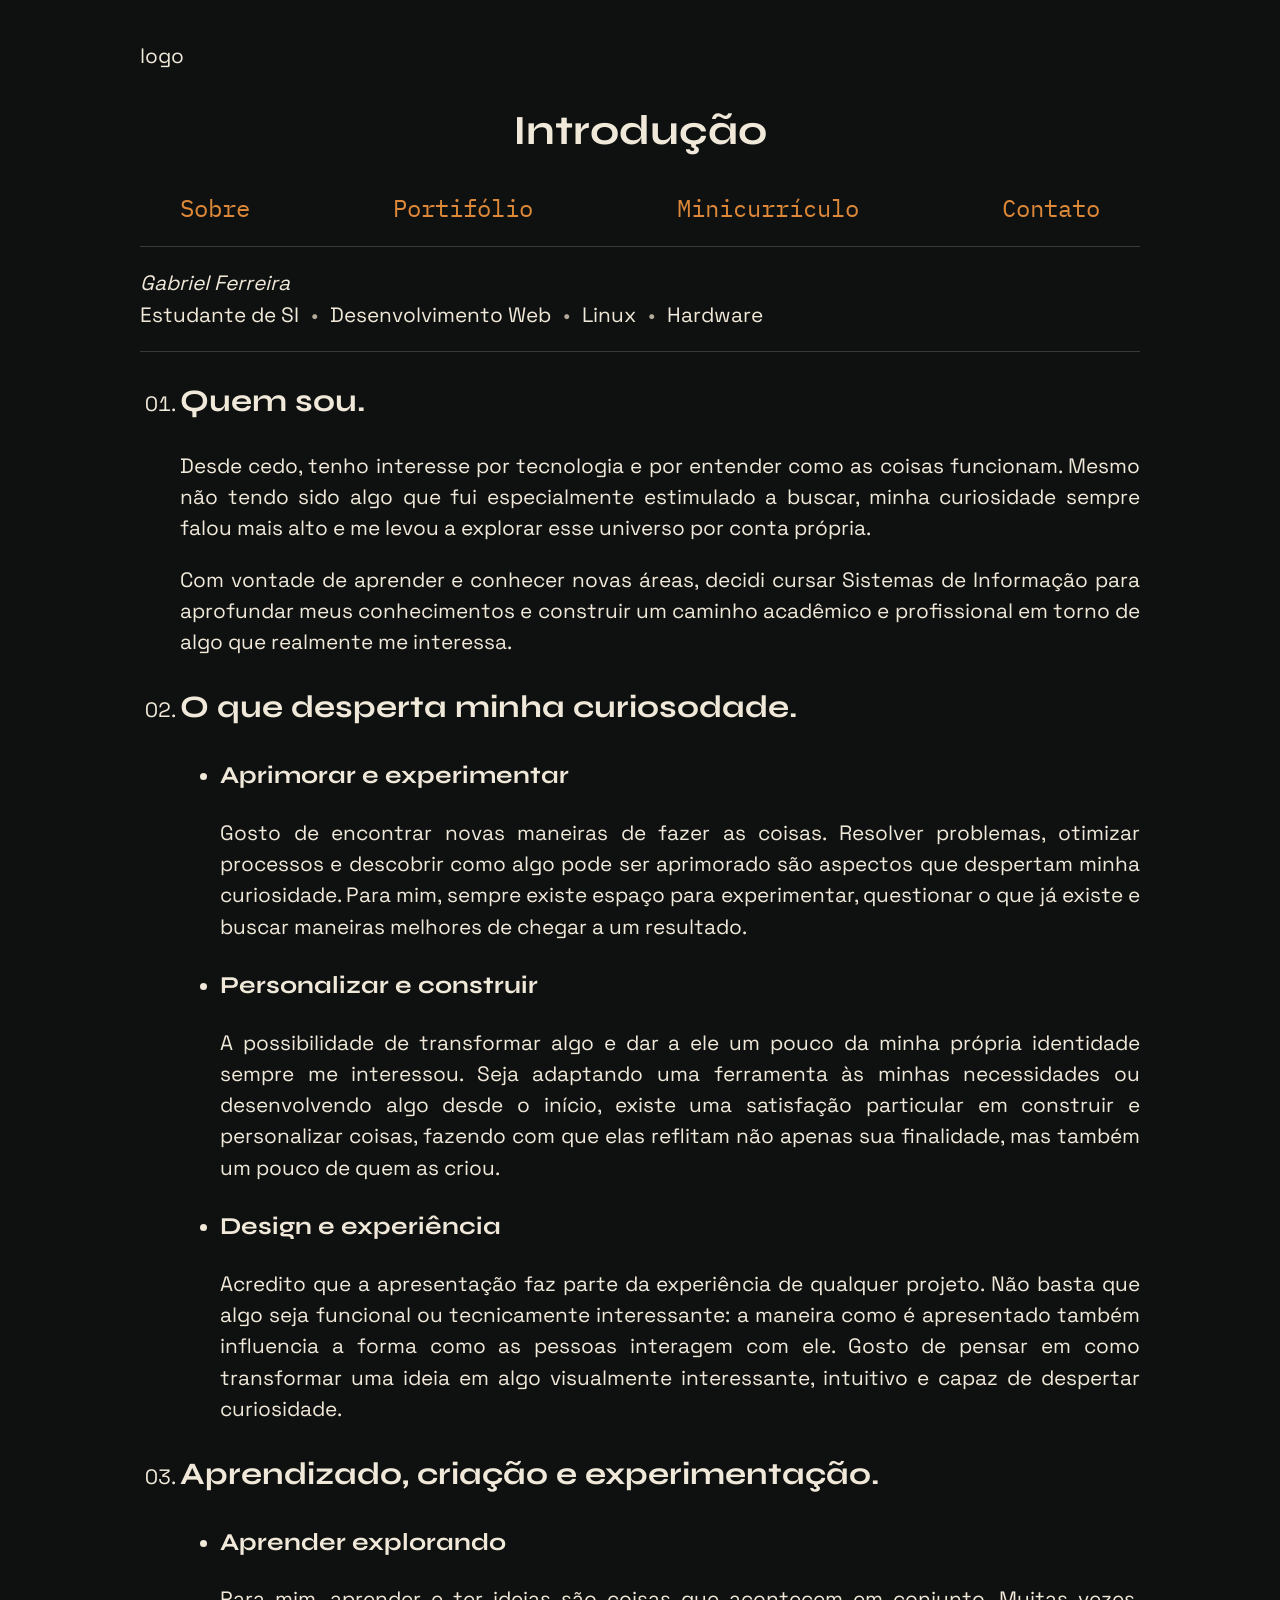
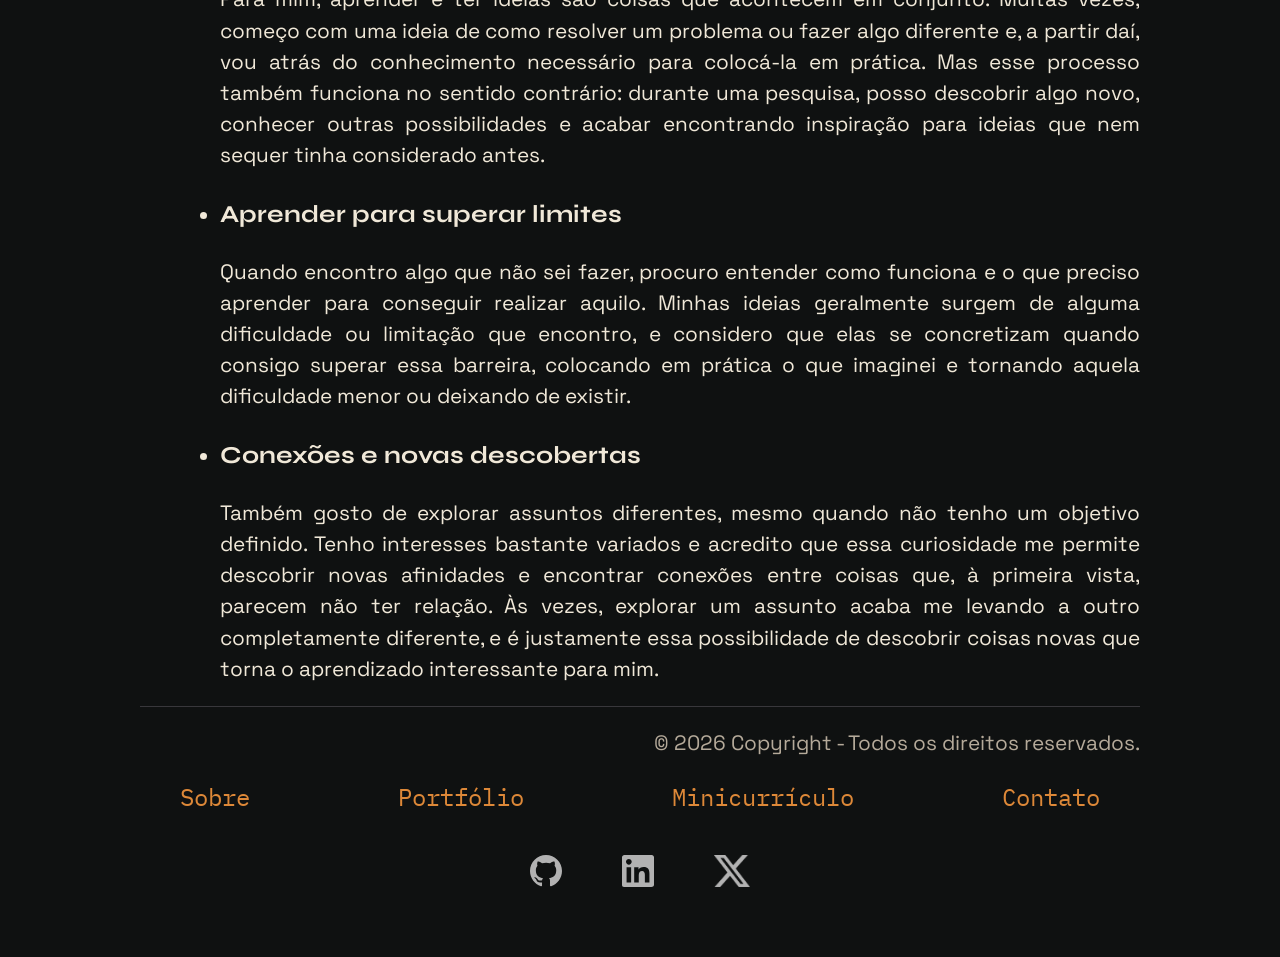
<file: index.html>
<!DOCTYPE html>
<html lang="pt-br">
<head>
    <meta charset="UTF-8">
    <meta name="viewport" content="width=device-width, initial-scale=1.0">
    <meta name="color-scheme" content="dark">

    <link rel="preconnect" href="https://fonts.googleapis.com">
    <link rel="preconnect" href="https://fonts.gstatic.com" crossorigin>
    <link href="https://fonts.googleapis.com/css2?family=IBM+Plex+Mono:ital,wght@0,100;0,200;0,300;0,400;0,500;0,600;0,700;1,100;1,200;1,300;1,400;1,500;1,600;1,700&family=Space+Grotesk:wght@300..700&family=Syne:wght@400..800&display=swap" rel="stylesheet">

    <link rel="stylesheet" href="style.css">
    <link rel="shortcut icon" href="images/favicon.ico" type="image/x-icon">
    <title>Sobre</title>
</head>
<body>
    <header>
        <p>logo</p>
        <h1>Introdução</h1>
        <nav>
            <a href="index.html">Sobre </a>
            <a href="portifolio.html">Portifólio</a>
            <a href="curriculo.html">Minicurrículo</a>
            <a href="contato.html">Contato</a>
        </nav>
    </header>
    <hr>
    <p class="autor">Gabriel Ferreira</p>
    <div class="header-info">            
        <span>Estudante de SI</span>     
        <span>Desenvolvimento Web</span> 
        <span>Linux</span>               
        <span>Hardware</span>            
    </div>
    <hr>
    <main>
        
        <section>
            <ol>
                <li>
                    <h2>Quem sou.</h2>
                    <p>Desde cedo, tenho interesse por tecnologia e por entender como as coisas funcionam. Mesmo não tendo sido algo que fui especialmente estimulado a buscar, minha curiosidade sempre falou mais alto e me levou a explorar esse universo por conta própria.</p>
                    <p>Com vontade de aprender e conhecer novas áreas, decidi cursar Sistemas de Informação para aprofundar meus conhecimentos e construir um caminho acadêmico e profissional em torno de algo que realmente me interessa.</p>
                </li>
                <li>
                    <h2>O que desperta minha curiosodade.</h2>
                    <ul>
                        <li>
                            <h3>Aprimorar e experimentar</h3>
                            <p>Gosto de encontrar novas maneiras de fazer as coisas. Resolver problemas, otimizar processos e descobrir como algo pode ser aprimorado são aspectos que despertam minha curiosidade. Para mim, sempre existe espaço para experimentar, questionar o que já existe e buscar maneiras melhores de chegar a um resultado.</p>
                        </li>
                        <li>
                            <h3>Personalizar e construir</h3>
                            <p>A possibilidade de transformar algo e dar a ele um pouco da minha própria identidade sempre me interessou. Seja adaptando uma ferramenta às minhas necessidades ou desenvolvendo algo desde o início, existe uma satisfação particular em construir e personalizar coisas, fazendo com que elas reflitam não apenas sua finalidade, mas também um pouco de quem as criou.</p>
                        </li>
                        <li>
                            <h3>Design e experiência</h3>
                            <p>Acredito que a apresentação faz parte da experiência de qualquer projeto. Não basta que algo seja funcional ou tecnicamente interessante: a maneira como é apresentado também influencia a forma como as pessoas interagem com ele. Gosto de pensar em como transformar uma ideia em algo visualmente interessante, intuitivo e capaz de despertar curiosidade.</p>
                        </li>
                    </ul>
                </li>
                <li>
                    <h2>Aprendizado, criação e experimentação.</h2>
                    <ul>
                        <li>
                            <h3>Aprender explorando</h3>
                            <p>Para mim, aprender e ter ideias são coisas que acontecem em conjunto. Muitas vezes, começo com uma ideia de como resolver um problema ou fazer algo diferente e, a partir daí, vou atrás do conhecimento necessário para colocá-la em prática. Mas esse processo também funciona no sentido contrário: durante uma pesquisa, posso descobrir algo novo, conhecer outras possibilidades e acabar encontrando inspiração para ideias que nem sequer tinha considerado antes.</p>
                        </li>
                        <li>
                            <h3>Aprender para superar limites</h3>
                            <p>Quando encontro algo que não sei fazer, procuro entender como funciona e o que preciso aprender para conseguir realizar aquilo. Minhas ideias geralmente surgem de alguma dificuldade ou limitação que encontro, e considero que elas se concretizam quando consigo superar essa barreira, colocando em prática o que imaginei e tornando aquela dificuldade menor ou deixando de existir.</p>
                        </li>
                        <li>
                            <h3>Conexões e novas descobertas</h3>
                            <p>Também gosto de explorar assuntos diferentes, mesmo quando não tenho um objetivo definido. Tenho interesses bastante variados e acredito que essa curiosidade me permite descobrir novas afinidades e encontrar conexões entre coisas que, à primeira vista, parecem não ter relação. Às vezes, explorar um assunto acaba me levando a outro completamente diferente, e é justamente essa possibilidade de descobrir coisas novas que torna o aprendizado interessante para mim.</p>
                        </li>
                    </ul>
                </li>
            </ol>
        </section>
    </main>
<hr>
    <footer id="footer">
        <p>&copy; 2026 Copyright - Todos os direitos reservados.</p>

        <nav aria-label="Acesso rápido">
            <a href="index.html">Sobre</a>
            <a href="portifolio.html">Portfólio</a>
            <a href="curriculo.html">Minicurrículo</a>
            <a href="contato.html">Contato</a>
        </nav>

        <div class="social-links">
            <a href="https://github.com/GabrielAlgumaCoisa">
                <img src="images/github-dark.svg" alt="Github" height="32">
            </a>
            <a href="https://www.linkedin.com/in/gabriel-macedo-81b163448/">
                <img src="images/linkedin-app-white-icon.svg" alt="Linkedin" height="32">
            </a>
            <a href="https://x.com/_PesteBubonika_">
                <img src="images/X_logo_2023_(white).svg.webp" alt="X" height="32">
            </a>
        </div>
    </footer>
</body>
</html>
</file>
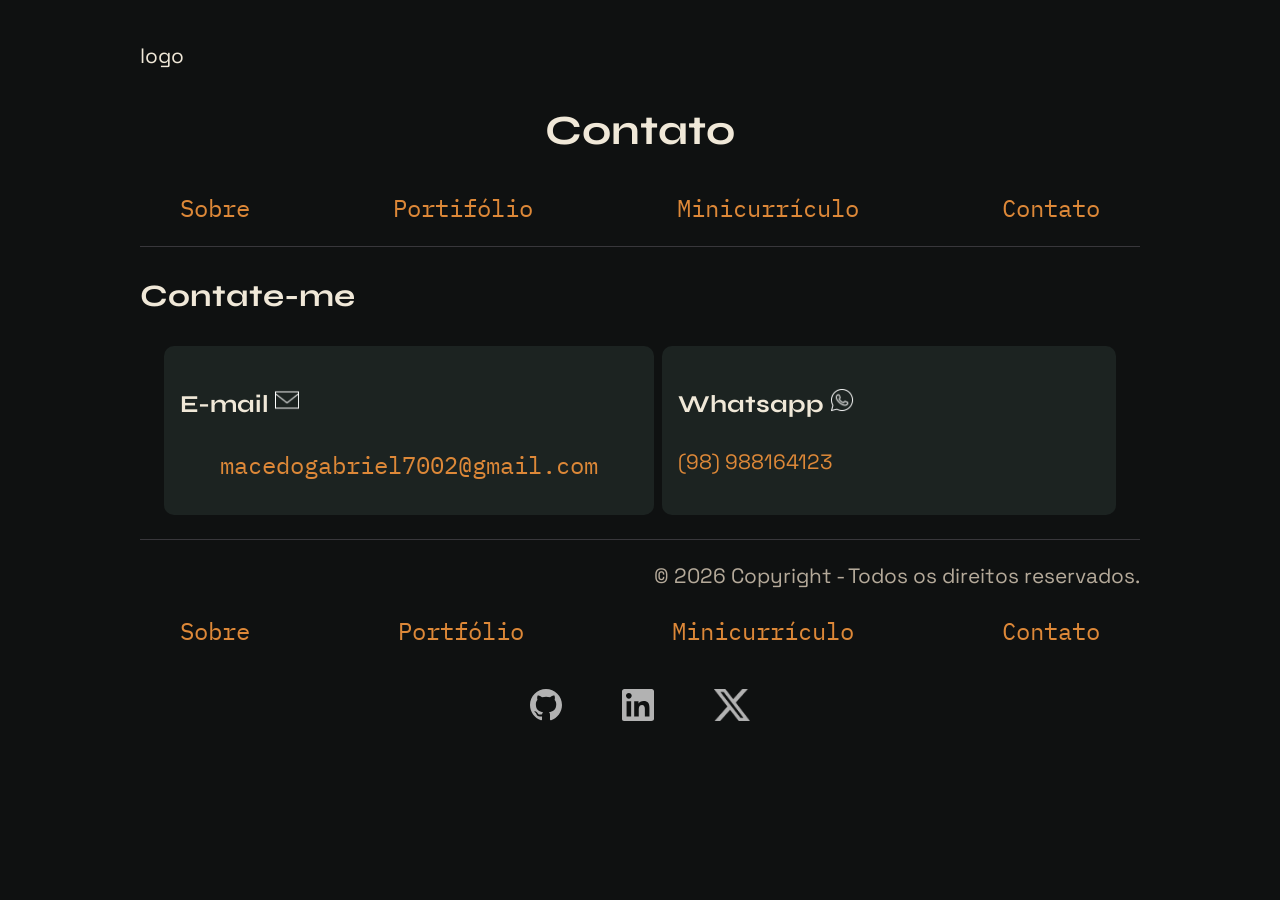
<file: contato.html>
<!DOCTYPE html>
<html lang="pt-br">
<head>
    <meta charset="UTF-8">
    <meta name="viewport" content="width=device-width, initial-scale=1.0">
    <meta name="color-scheme" content="dark">

    <link rel="preconnect" href="https://fonts.googleapis.com">
    <link rel="preconnect" href="https://fonts.gstatic.com" crossorigin>
    <link href="https://fonts.googleapis.com/css2?family=IBM+Plex+Mono:ital,wght@0,100;0,200;0,300;0,400;0,500;0,600;0,700;1,100;1,200;1,300;1,400;1,500;1,600;1,700&family=Space+Grotesk:wght@300..700&family=Syne:wght@400..800&display=swap" rel="stylesheet">

    <link rel="stylesheet" href="style.css">
    <link rel="shortcut icon" href="images/favicon.ico" type="image/x-icon">
    <title>Sobre</title>
</head>
<body>
     <header>
        <p>logo</p>
        <h1>Contato</h1>
        <nav>
            <a href="index.html">Sobre </a>
            <a href="portifolio.html">Portifólio</a>
            <a href="curriculo.html">Minicurrículo</a>
            <a href="contato.html">Contato</a>
        </nav>
    </header>
    <hr>
    <main>
        <h2>Contate-me</h2>
        <div class="skills">
            <article class="card">
                <h3>E-mail <img class="icone" src="images/contato/icons8-email-50.png" alt=""></h3>
                <nav>
                    <a href="mailto:macedogabriel7002@gmail.com">macedogabriel7002@gmail.com</a>
                </nav>
            </article>
            <article class="card">
                <h3>Whatsapp <img class="icone" src="images/contato/icons8-whatsapp-50.png" alt=""></h3>
                <p style="color: #DD8838;">(98) 988164123</p>
            </article>
        </div>
    </main>
    <hr>
    <footer id="footer">
        <p>&copy; 2026 Copyright - Todos os direitos reservados.</p>

        <nav aria-label="Acesso rápido">
            <a href="index.html">Sobre</a>
            <a href="portifolio.html">Portfólio</a>
            <a href="curriculo.html">Minicurrículo</a>
            <a href="contato.html">Contato</a>
        </nav>

        <div class="social-links">
            <a href="https://github.com/GabrielAlgumaCoisa">
                <img src="images/github-dark.svg" alt="Github" height="32">
            </a>
            <a href="https://www.linkedin.com/in/gabriel-macedo-81b163448/">
                <img src="images/linkedin-app-white-icon.svg" alt="Linkedin" height="32">
            </a>
            <a href="https://x.com/_PesteBubonika_">
                <img src="images/X_logo_2023_(white).svg.webp" alt="X" height="32">
            </a>
        </div>
    </footer>
    
</body>
</html>
</file>
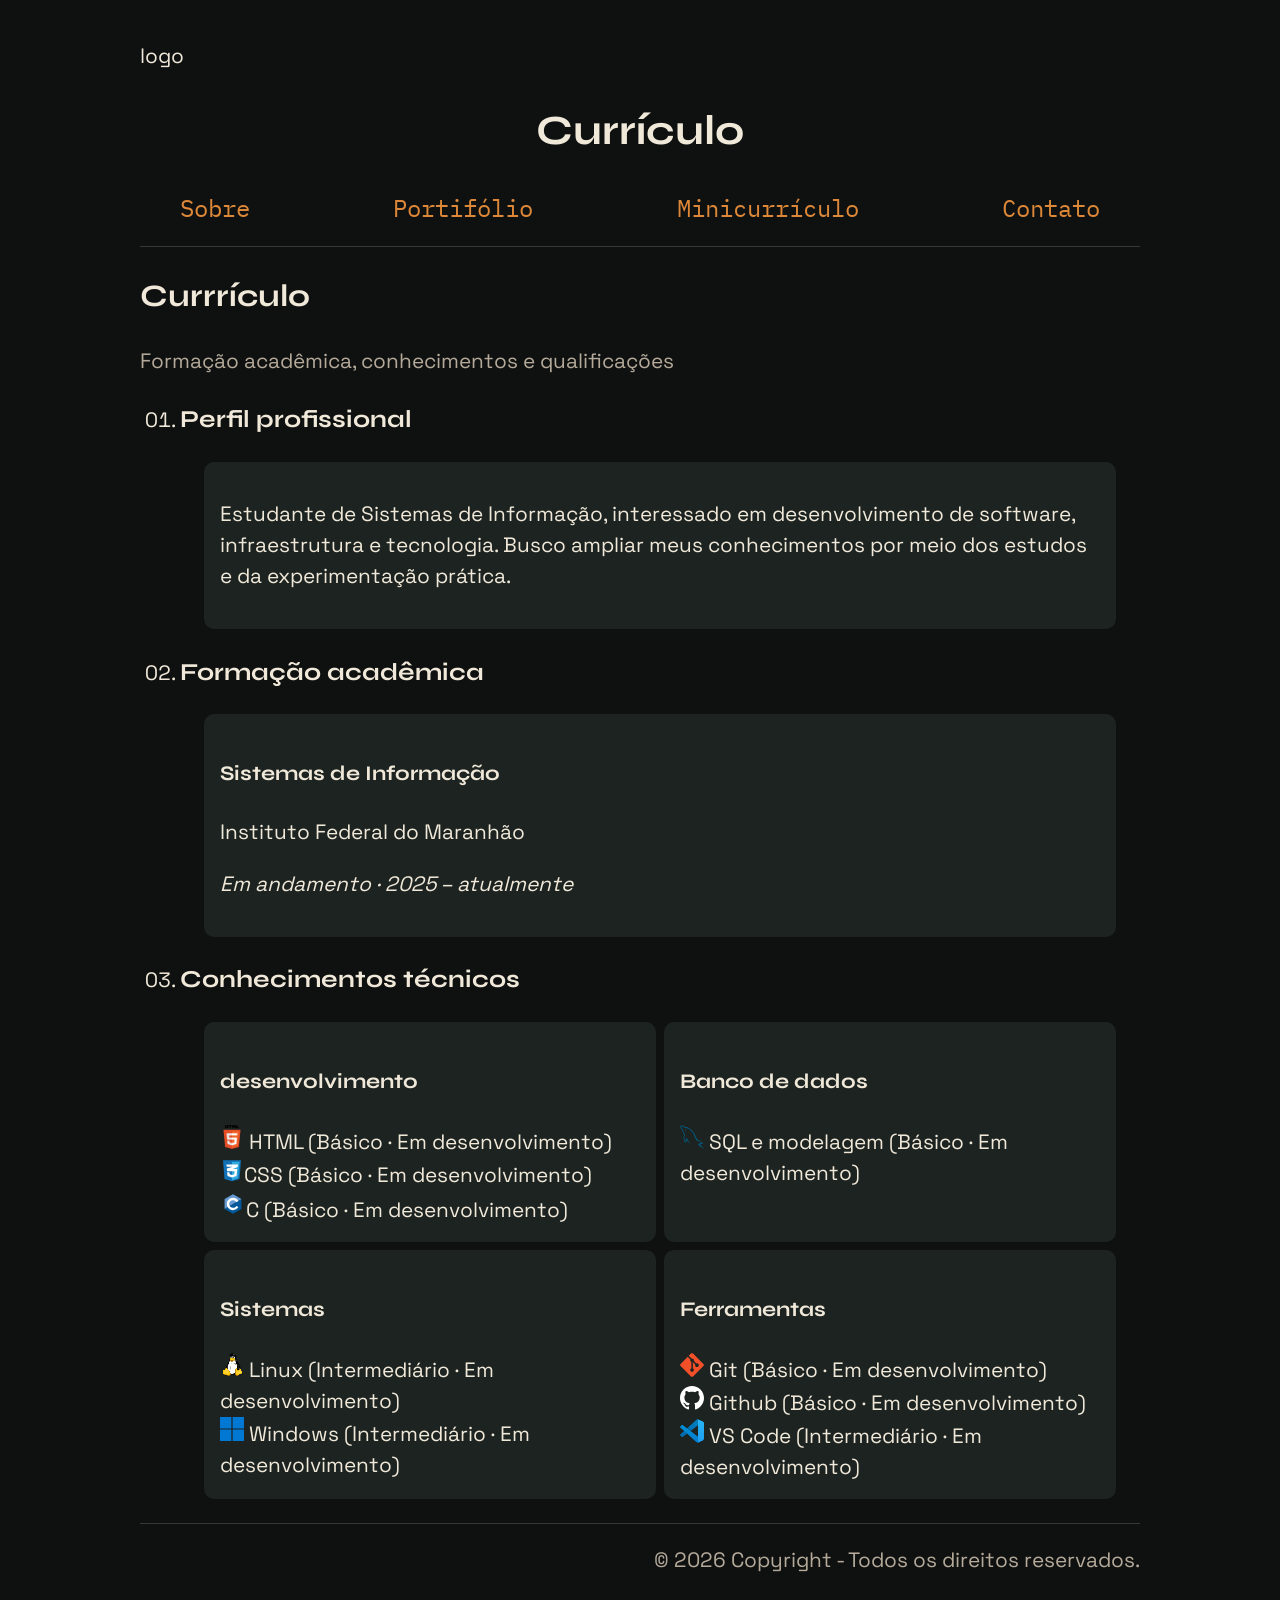
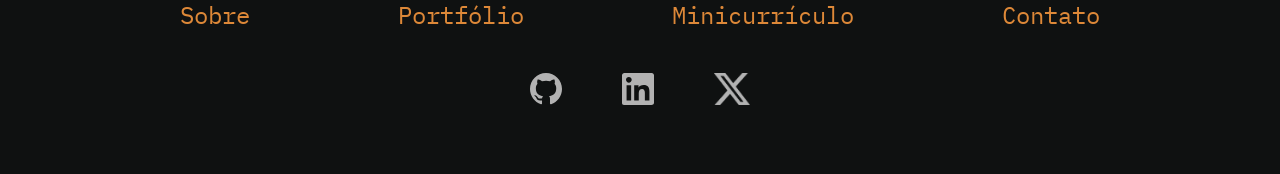
<file: curriculo.html>
<!DOCTYPE html>
<html lang="pt-br">
<head>
    <meta charset="UTF-8">
    <meta name="viewport" content="width=device-width, initial-scale=1.0">
    <meta name="color-scheme" content="dark">

    <link rel="preconnect" href="https://fonts.googleapis.com">
    <link rel="preconnect" href="https://fonts.gstatic.com" crossorigin>
    <link href="https://fonts.googleapis.com/css2?family=IBM+Plex+Mono:ital,wght@0,100;0,200;0,300;0,400;0,500;0,600;0,700;1,100;1,200;1,300;1,400;1,500;1,600;1,700&family=Space+Grotesk:wght@300..700&family=Syne:wght@400..800&display=swap" rel="stylesheet">

    <link rel="stylesheet" href="style.css">
    <link rel="shortcut icon" href="images/favicon.ico" type="image/x-icon">
    <title>Currículo</title>
</head>
<body>
    <header>
        <p>logo</p>
        <h1>Currículo</h1>
        <nav>
            <a href="index.html">Sobre </a>
            <a href="portifolio.html">Portifólio</a>
            <a href="curriculo.html">Minicurrículo</a>
            <a href="contato.html">Contato</a>
        </nav>
    </header>


    <hr>
    <h2>Currrículo</h2>
    <p class="desc">Formação acadêmica, conhecimentos e qualificações</p>
    <div>
        <section>
            <ol>
                <li>
                    <h3>Perfil profissional</h3>
                    <article class="card">
                        <p>Estudante de Sistemas de Informação, interessado em desenvolvimento de software, infraestrutura e tecnologia. Busco ampliar meus conhecimentos por meio dos estudos e da experimentação prática.</p>
                    </article>
                </li>
                <li>
                    <h3>Formação acadêmica</h3>
                    <article class="card">
                        <h4>Sistemas de Informação</h4>
                        <p>Instituto Federal do Maranhão</p>
                        <p class="autor">Em andamento · 2025 – atualmente</p>
                    </article>
                </li>
                <li>
                    <h3>Conhecimentos técnicos</h3>
                    <div class="skills">
                        <article class="card">
                            <h4>desenvolvimento</h4>
                            <ul class="stack">
                                <li><img class="icone" src="images/curriculo/HTML5_logo_and_wordmark.svg.webp" alt="" > HTML (Básico · Em desenvolvimento)</li>
                                <li><img class="icone" src="images/curriculo/css-3.svg" alt="">CSS (Básico · Em desenvolvimento)</li>
                                <li><img class="iconec" src="images/curriculo/C.svg" alt="">C (Básico · Em desenvolvimento)</li>
                            </ul>
                        </article>

                        <article class="card">
                            <h4>Banco de dados</h4>
                            <ul class="stack">
                                <li><img class="icone" src="images/curriculo/MySQL.svg" alt=""> SQL e modelagem (Básico · Em desenvolvimento)</li>
                            </ul>
                        </article>

                        <article class="card">
                            <h4>Sistemas</h4>
                            <ul class="stack">
                                <li><img class="icone" src="images/curriculo/Linux.svg" alt=""> Linux (Intermediário · Em desenvolvimento)</li>
                                <li><img class="icone" src="images/curriculo/Windows 11.svg" alt=""> Windows (Intermediário · Em desenvolvimento)</li>
                            </ul>
                        </article>

                        <article class="card">
                            <h4>Ferramentas</h4>
                            <ul class="stack">
                                <li><img class="icone" src="images/curriculo/Git.svg" alt=""> Git (Básico · Em desenvolvimento)</li>
                                <li><img class="icone" src="images/github-dark.svg" alt=""> Github (Básico · Em desenvolvimento)</li>
                                <li><img class="icone" src="images/curriculo/Visual Studio Code (VS Code).svg" alt=""> VS Code (Intermediário · Em desenvolvimento)</li>
                            </ul>
                        </article>
                    </div>
                </li>
            </ol>
        </section>
    </div>


    <hr>
    <footer id="footer">
        <p>&copy; 2026 Copyright - Todos os direitos reservados.</p>

        <nav aria-label="Acesso rápido">
            <a href="index.html">Sobre</a>
            <a href="portifolio.html">Portfólio</a>
            <a href="curriculo.html">Minicurrículo</a>
            <a href="contato.html">Contato</a>
        </nav>

        <div class="social-links">
            <a href="https://github.com/GabrielAlgumaCoisa">
                <img src="images/github-dark.svg" alt="Github" height="32">
            </a>
            <a href="https://www.linkedin.com/in/gabriel-macedo-81b163448/">
                <img src="images/linkedin-app-white-icon.svg" alt="Linkedin" height="32">
            </a>
            <a href="https://x.com/_PesteBubonika_">
                <img src="images/X_logo_2023_(white).svg.webp" alt="X" height="32">
            </a>
        </div>
    </footer>
</body>
</html>
</file>
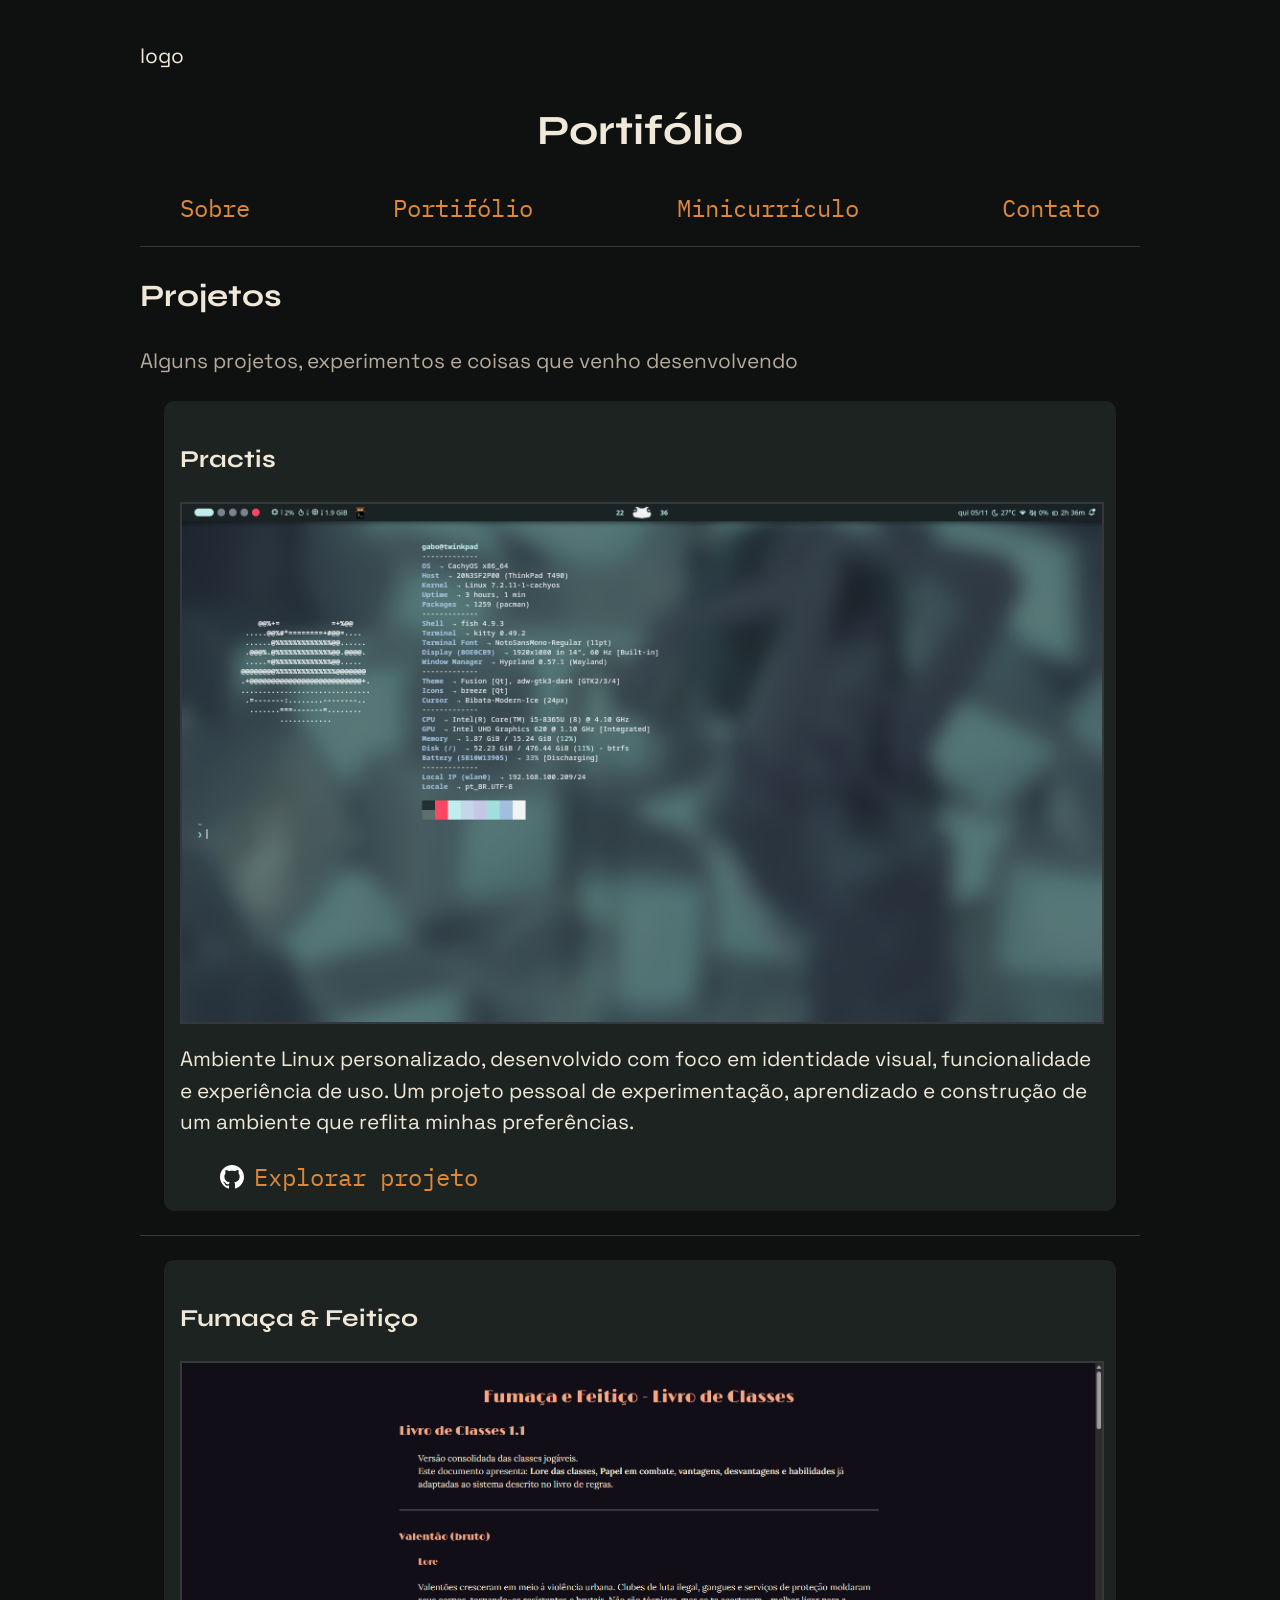
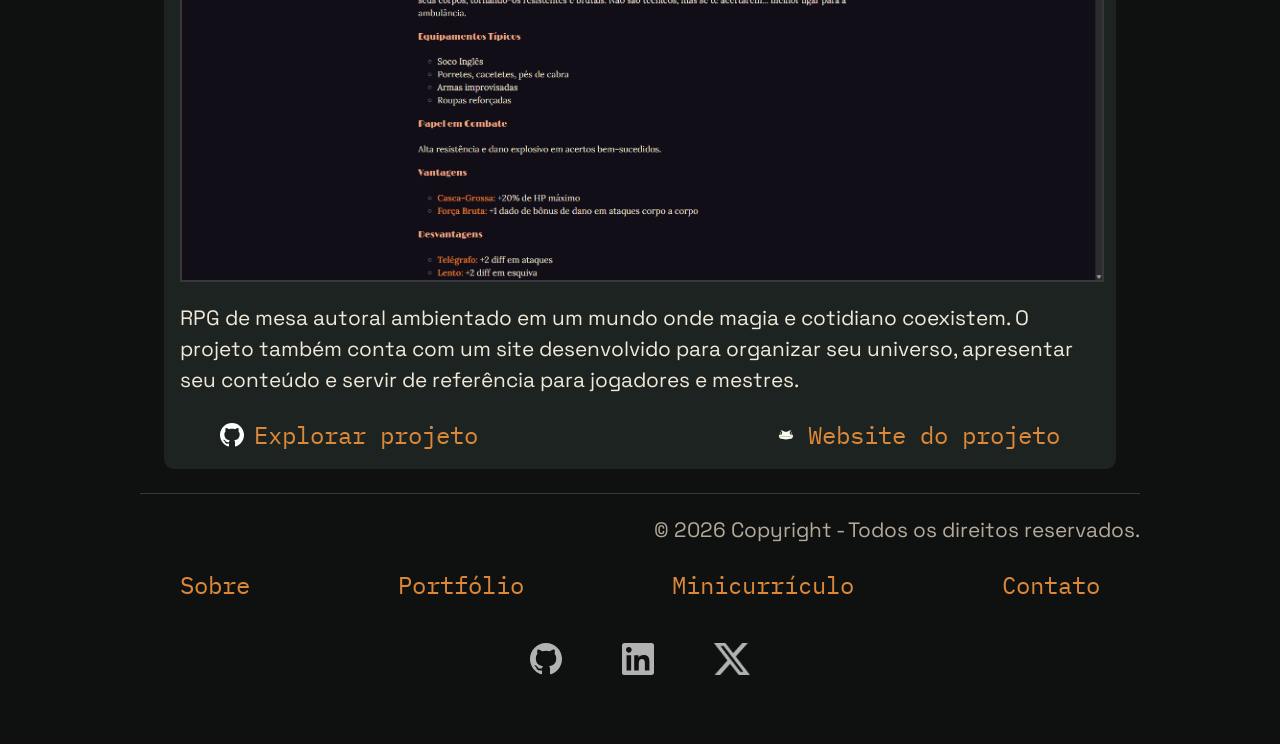
<file: portifolio.html>
<!DOCTYPE html>
<html lang="pt-br">
<head>
    <meta charset="UTF-8">
    <meta name="viewport" content="width=device-width, initial-scale=1.0">
    <meta name="color-scheme" content="dark">

    <link rel="preconnect" href="https://fonts.googleapis.com">
    <link rel="preconnect" href="https://fonts.gstatic.com" crossorigin>
    <link href="https://fonts.googleapis.com/css2?family=IBM+Plex+Mono:ital,wght@0,100;0,200;0,300;0,400;0,500;0,600;0,700;1,100;1,200;1,300;1,400;1,500;1,600;1,700&family=Space+Grotesk:wght@300..700&family=Syne:wght@400..800&display=swap" rel="stylesheet">

    <link rel="stylesheet" href="style.css">
    <link rel="shortcut icon" href="images/favicon.ico" type="image/x-icon">
    <title>Portifolio</title>
</head>
<body>
    <header>                                          
        <p>logo</p>                                   
        <h1>Portifólio</h1>         
        <nav>                                         
            <a href="index.html">Sobre </a>           
            <a href="portifolio.html">Portifólio</a> 
            <a href="curriculo.html">Minicurrículo</a>
            <a href="contato.html">Contato</a>        
        </nav>                                        
    </header>                                         
       <hr>
    <h2>Projetos</h2>
    <p class="desc">Alguns projetos, experimentos e coisas que venho desenvolvendo</p>
    <div>
        <article class="card">
            <section>
                <h3>Practis</h3>
                <img class="img-full" src="images/portifolio/practis/terminal.png" alt="terminal">
                <p>Ambiente Linux personalizado, desenvolvido com foco em identidade visual, funcionalidade e experiência de uso. Um projeto pessoal de experimentação, aprendizado e construção de um ambiente que reflita minhas preferências.</p>
                <nav>
                    <a href="https://github.com/GabrielAlgumaCoisa/Practis"><img src="images/github-dark.svg" alt="Github"> Explorar projeto</a>
                </nav>
            </section>
        </article>
            <hr>
        <article class="card">
            <section>
                <h3>Fumaça &amp; Feitiço</h3>
                <img src="images/portifolio/F-F/classes.png" alt="Fumaça e Feitiço">
                <p>RPG de mesa autoral ambientado em um mundo onde magia e cotidiano coexistem. O projeto também conta com um site desenvolvido para organizar seu universo, apresentar seu conteúdo e servir de referência para jogadores e mestres.</p>
                <nav>
                    <a href="https://github.com/GabrielAlgumaCoisa/RPG-F-F"><img src="images/github-dark.svg" alt="Github"> Explorar projeto</a>
                    <a href="https://gabrielalgumacoisa.github.io/RPG-F-F/"><img src="images/practis-mono-light.svg" alt="favcon-F-F"> Website do projeto</a>
                </nav>
            </section>
        </article>
    </div>
    <hr>
    <footer id="footer">
        <p>&copy; 2026 Copyright - Todos os direitos reservados.</p>

        <nav aria-label="Acesso rápido">
            <a href="index.html">Sobre</a>
            <a href="portifolio.html">Portfólio</a>
            <a href="curriculo.html">Minicurrículo</a>
            <a href="contato.html">Contato</a>
        </nav>

        <div class="social-links">
            <a href="https://github.com/GabrielAlgumaCoisa">
                <img src="images/github-dark.svg" alt="Github" height="32">
            </a>
            <a href="https://www.linkedin.com/in/gabriel-macedo-81b163448/">
                <img src="images/linkedin-app-white-icon.svg" alt="Linkedin" height="32">
            </a>
            <a href="https://x.com/_PesteBubonika_">
                <img src="images/X_logo_2023_(white).svg.webp" alt="X" height="32">
            </a>
        </div>
    </footer>
</body>
</html>
</file>
<file: style.css>
/* ==========================================================================
   1. VARIÁVEIS — paleta de cores global (usada em todo o site)
   ========================================================================== */

:root {
    --bg:           #0F1111; /* Preto */
    --header:       #1C2321; /* Preto Esverdeado */
    --header_bright:#252e2b; /* Preto Esverdeado */
    --line:         #38373B; /* Cinza Escuro */
    --shadow:       #000000; /* Preto */

    --block:        #C24F1D; /* Laranja Queimado */
    --border:       #4E1C0D; /* Marrom Avermelhado */

    --highlight:    #DD8838; /* Âmbar */
    --text:         #F0E8D8; /* Off-White */
    --muted:        #B5AA9A; /* Bege Acinzentado */

    --paper:        #F0E8D8; /* Papel */
    --rust:         #8C2E0F; /* Ferrugem */
}


/* ==========================================================================
   2. BASE — estilo geral da página (body e separadores)
   ========================================================================== */

body {
    background: var(--bg);
    color: var(--text);

    font-family: "Space Grotesk", sans-serif;
    font-size: 1.3rem;

    line-height: 1.5;
    margin: 0 auto;
    padding: 20px;
    max-width: 1000px;
    text-align: justify;
}

hr {
    border: none;
    border-top: 1px solid var(--line);
    margin: 20px auto;
}


/* ==========================================================================
   3. TIPOGRAFIA E CONTEÚDO — títulos, listas e blocos de código
   ========================================================================== */

h1, h2, h3, h4, h5, h6 {
    font-family: "Syne", sans-serif;
    font-weight: 700;
}

h1 {
    text-align: center;
}

ol {
    list-style-type: decimal-leading-zero;
}

ul {
    list-style-type: disc;
}

code {
    color: var(--shadow);
    display: block;
    background: var(--muted);

    margin: 40px;
    padding: 20px;
    font-family: "IBM Plex Mono", monospace;
}


/* ==========================================================================
   4. NAVEGAÇÃO — menu (nav), links e ícones dentro dele
   ========================================================================== */

/* Container do menu */
nav {
    display: flex;
    margin-left: 40px;
    margin-right: 40px;
    justify-content: space-between;
}

/* Links diretos do menu */
nav > a {
    color: var(--highlight);
    text-decoration: none;
    font-size: 1.5rem;
    font-family: "IBM Plex Mono", monospace;
    display: inline-block;
    transition: transform 0.2s ease-in-out, color 0.2s ease-in-out;
}

nav > a:hover {
    color: var(--block);
    transform: scale(1.08);
}

/* Alinhamento de ícone + texto (vem depois de "nav > a" de propósito:
   o display: inline-flex sobrescreve o inline-block acima) */
nav a {
    display: inline-flex;
    align-items: center;
    gap: 10px;
}

/* Ícone dentro do link de nav que está dentro de um card */
.card nav a img {
    width: auto;
    height: 24px;
    border: none;
    display: inline-block;
}


/* ==========================================================================
   5. CARDS — caixa de projeto, imagens, ícones e legenda
   ========================================================================== */

.card {
    background: var(--header);
    border-radius: 10px;
    padding: 16px;
    margin: 24px 24px;
    text-align: left;

    transition: background 0.2s ease-in-out;
}

.card:hover {
    background: var(--header_bright);
}

/* Imagem principal do card */
.card img {
    border: 2px solid var(--line);
    display: block;
    width: 100%;
    height: auto;
}

/* Ícones pequenos dentro do card */
.card img.icone {
    width: auto;
    height: 24px;
    border: none;
    display: inline-block;
}

.card img.iconec {
    width: auto;
    height: 20px;
    border: none;
    margin: 3px;
    display: inline-block;
}

.card-legenda {
    margin: 12px 4px 0;
    font-family: "IBM Plex Mono", monospace;
    font-size: 1rem;
}


/* ==========================================================================
   6. LAYOUTS DE LISTA — grades que organizam os cards
   (.skills precisa ficar depois de .card para sobrescrever a margem)
   ========================================================================== */

.skills {
    display: grid;
    grid-template-columns: repeat(2, 1fr);
    gap: 8px;
    margin: 24px;
}

.skills .card {
    margin: 0;
}

.stack {
    list-style: none;
    padding: 0;
    display: grid;
    grid-template-columns: repeat(1, 1fr);
}


/* ==========================================================================
   7. CABEÇALHO DE PÁGINA / TEXTOS AUXILIARES — info do projeto, autor, descrição
   ========================================================================== */

.header-info {
    display: flex;
    align-items: center;
    gap: 12px;
    margin-top: -20px;
    margin-bottom: 20px;
}

/* Separador "•" entre os itens do header-info */
.header-info span + span::before {
    content: "•";
    margin-right: 12px;
    color: var(--muted);
}

.autor {
    text-align: left;
    font-style: italic;
    font-size: 1.3rem;
}

.desc {
    text-align: left;
    font-size: 1.3rem;
    color: var(--muted);
}

#more {
    text-align: left;
    font-style: italic;
    font-size: 1.2rem;
    margin-top: -20px;
    margin-bottom: 20px;
}

.explore {
    text-decoration: none;
    color: var(--block);
}


/* ==========================================================================
   8. RODAPÉ — texto do footer e redes sociais
   ========================================================================== */

footer p {
    text-align: end;
}

#footer {
    color: var(--muted);
}

.social-links {
    display: flex;
    justify-content: center;
    align-items: center;
    gap: 60px;
    padding: 40px;
}

.social-links a img {
    transition: transform 0.2s ease;
    filter: brightness(0.7);
}

.social-links a:hover img {
    transform: scale(1.25);
    filter: brightness(1.0);
}
</file>
